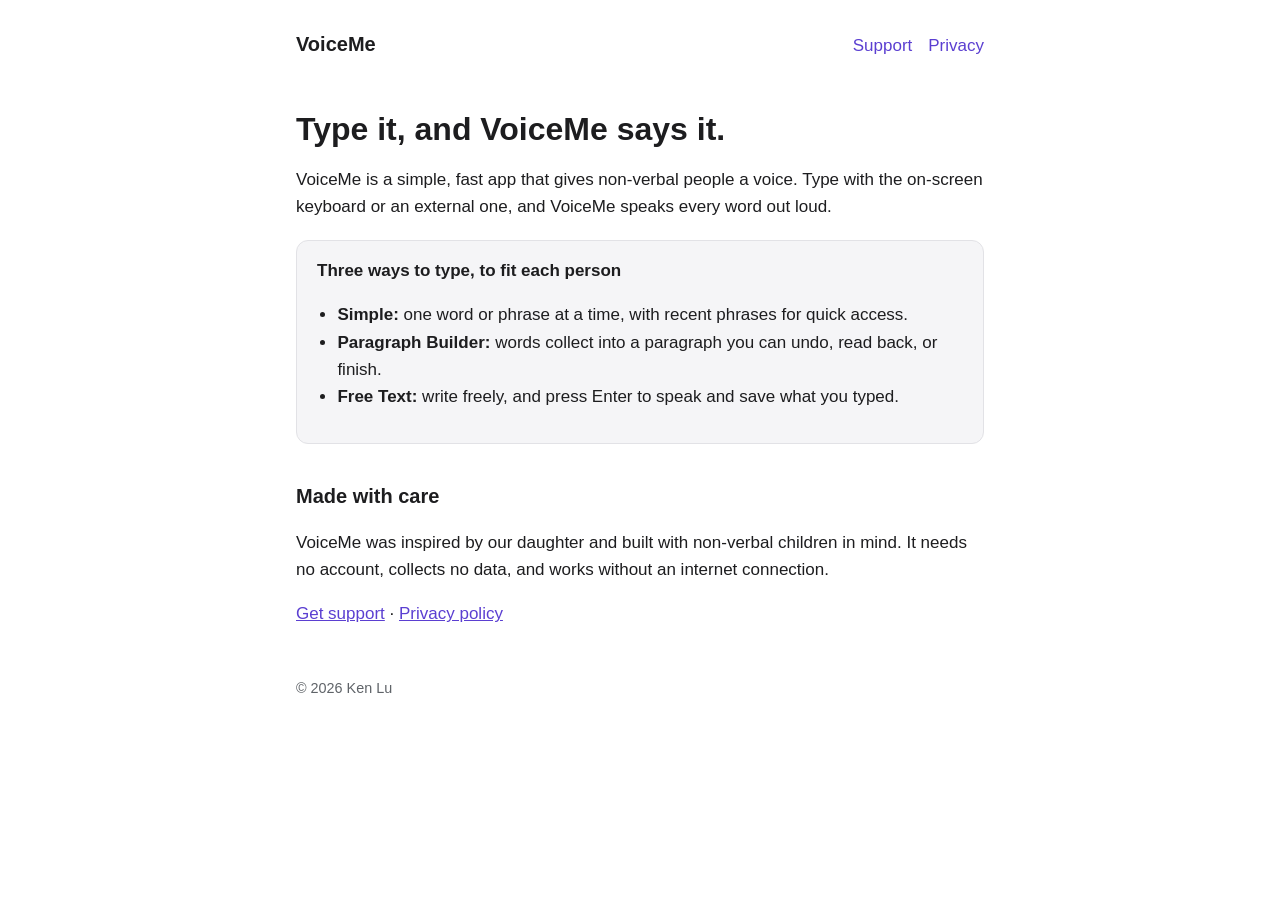
<file: index.html>
<!doctype html>
<html lang="en"><head><meta charset="utf-8"><meta name="viewport" content="width=device-width,initial-scale=1">
<title>VoiceMe</title><meta name="description" content="VoiceMe gives non-verbal people a voice. Type it, and VoiceMe says it."><link rel="stylesheet" href="style.css"></head><body>
<header><a class="brand" href="index.html">VoiceMe</a><nav><a href="support.html">Support</a><a href="privacy.html">Privacy</a></nav></header><main>
<h1>Type it, and VoiceMe says it.</h1>
<p>VoiceMe is a simple, fast app that gives non-verbal people a voice. Type with the on-screen keyboard or an external one, and VoiceMe speaks every word out loud.</p>
<div class="card"><strong>Three ways to type, to fit each person</strong>
<ul><li><strong>Simple:</strong> one word or phrase at a time, with recent phrases for quick access.</li>
<li><strong>Paragraph Builder:</strong> words collect into a paragraph you can undo, read back, or finish.</li>
<li><strong>Free Text:</strong> write freely, and press Enter to speak and save what you typed.</li></ul></div>
<h2>Made with care</h2>
<p>VoiceMe was inspired by our daughter and built with non-verbal children in mind. It needs no account, collects no data, and works without an internet connection.</p>
<p><a href="support.html">Get support</a> &middot; <a href="privacy.html">Privacy policy</a></p>
</main><footer>&copy; 2026 Ken Lu</footer></body></html>
</file>
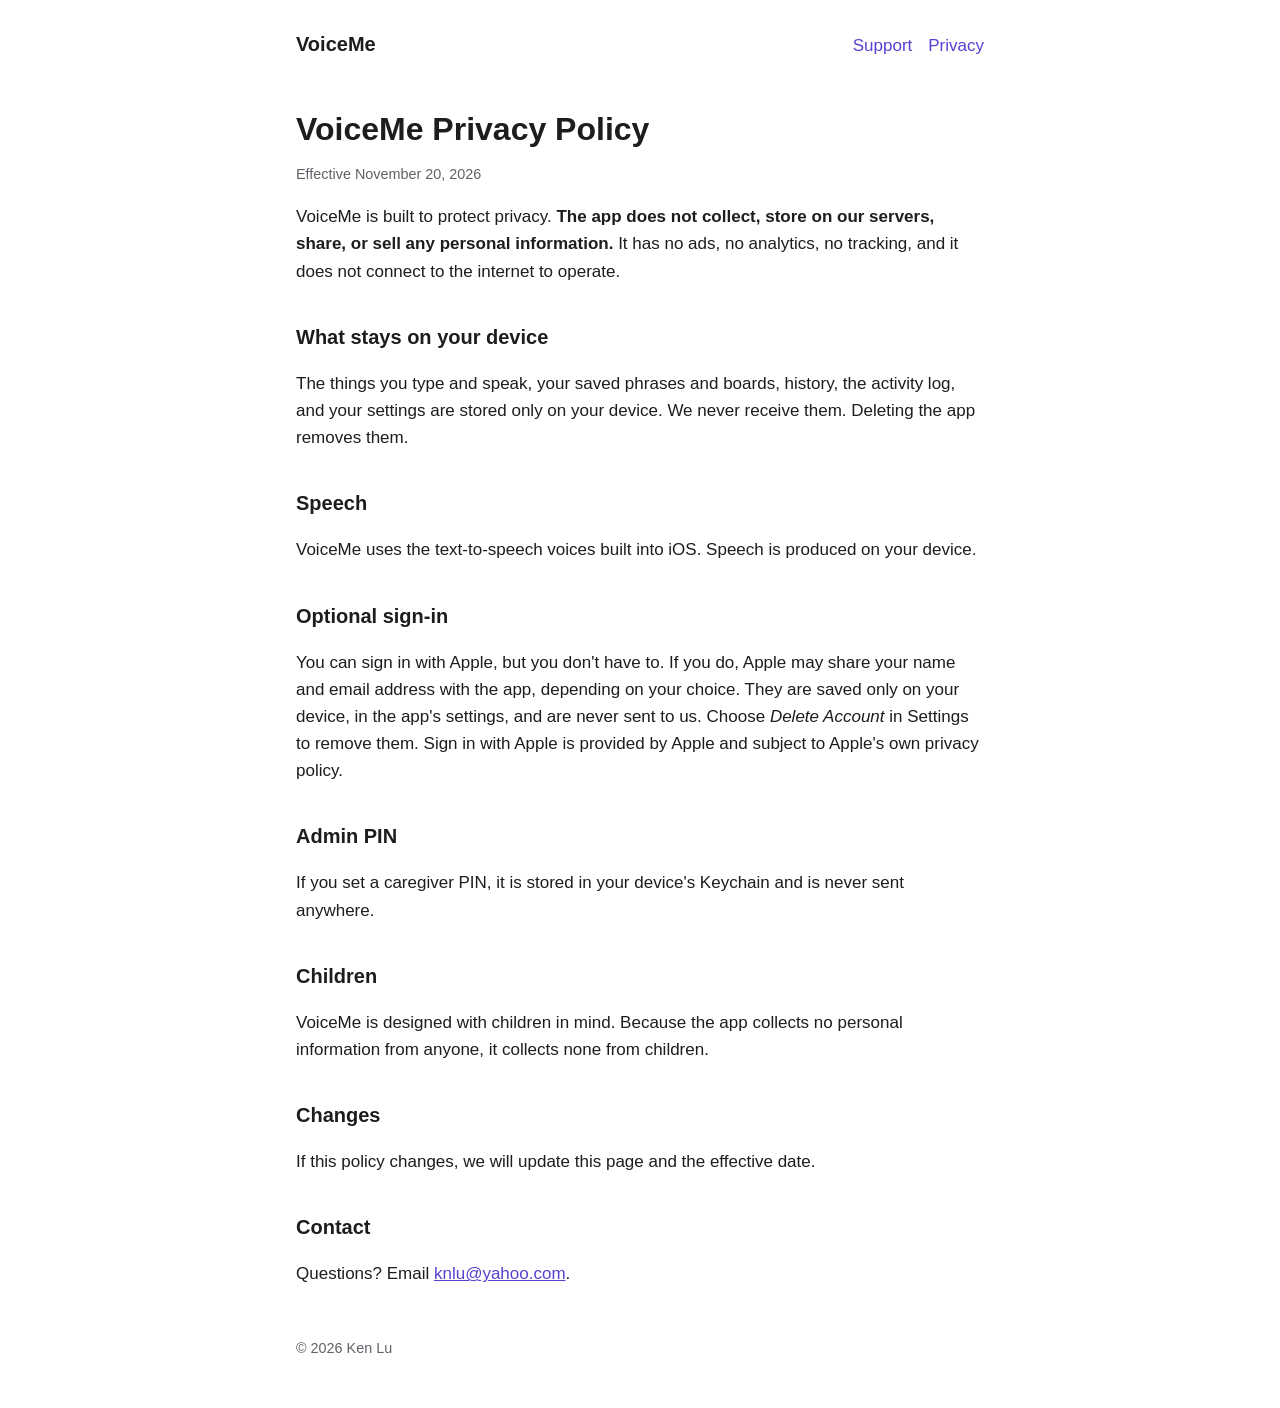
<file: privacy.html>
<!doctype html>
<html lang="en"><head><meta charset="utf-8"><meta name="viewport" content="width=device-width,initial-scale=1">
<title>VoiceMe Privacy Policy</title><meta name="description" content="Privacy policy for the VoiceMe app."><link rel="stylesheet" href="style.css"></head><body>
<header><a class="brand" href="index.html">VoiceMe</a><nav><a href="support.html">Support</a><a href="privacy.html">Privacy</a></nav></header><main>
<h1>VoiceMe Privacy Policy</h1>
<p class="muted">Effective November 20, 2026</p>
<p>VoiceMe is built to protect privacy. <strong>The app does not collect, store on our servers, share, or sell any personal information.</strong> It has no ads, no analytics, no tracking, and it does not connect to the internet to operate.</p>
<h2>What stays on your device</h2>
<p>The things you type and speak, your saved phrases and boards, history, the activity log, and your settings are stored only on your device. We never receive them. Deleting the app removes them.</p>
<h2>Speech</h2>
<p>VoiceMe uses the text-to-speech voices built into iOS. Speech is produced on your device.</p>
<h2>Optional sign-in</h2>
<p>You can sign in with Apple, but you don't have to. If you do, Apple may share your name and email address with the app, depending on your choice. They are saved only on your device, in the app's settings, and are never sent to us. Choose <em>Delete Account</em> in Settings to remove them. Sign in with Apple is provided by Apple and subject to Apple's own privacy policy.</p>
<h2>Admin PIN</h2>
<p>If you set a caregiver PIN, it is stored in your device's Keychain and is never sent anywhere.</p>
<h2>Children</h2>
<p>VoiceMe is designed with children in mind. Because the app collects no personal information from anyone, it collects none from children.</p>
<h2>Changes</h2>
<p>If this policy changes, we will update this page and the effective date.</p>
<h2>Contact</h2>
<p>Questions? Email <a href="mailto:knlu@yahoo.com">knlu@yahoo.com</a>.</p>
</main><footer>&copy; 2026 Ken Lu</footer></body></html>
</file>
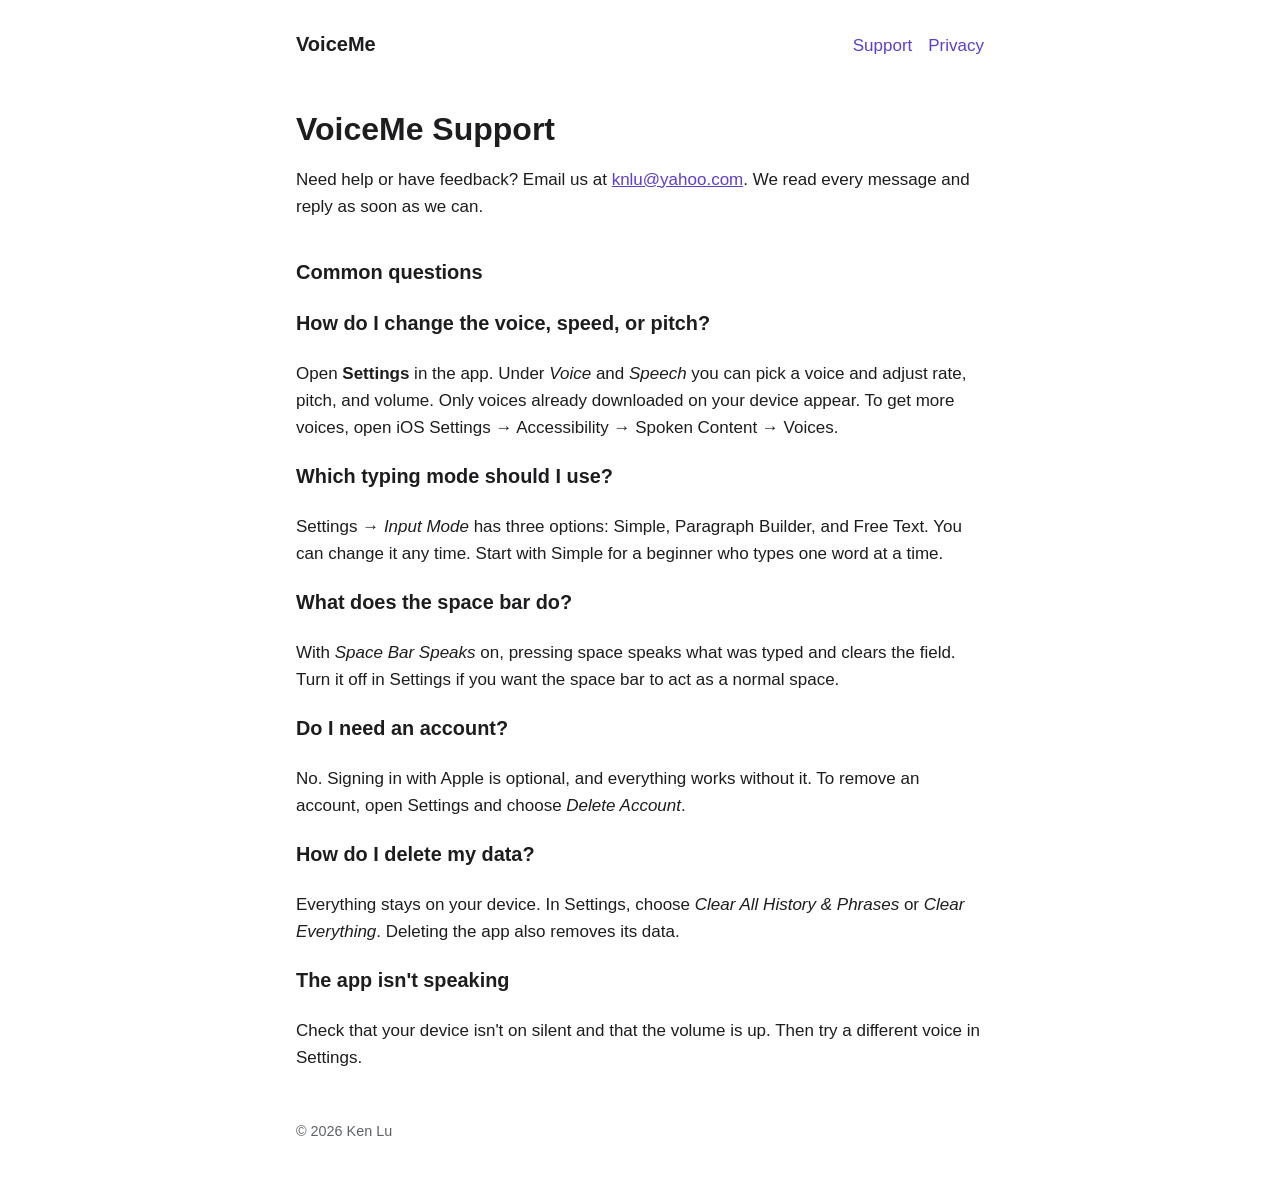
<file: support.html>
<!doctype html>
<html lang="en"><head><meta charset="utf-8"><meta name="viewport" content="width=device-width,initial-scale=1">
<title>VoiceMe Support</title><meta name="description" content="Help and contact information for the VoiceMe app."><link rel="stylesheet" href="style.css"></head><body>
<header><a class="brand" href="index.html">VoiceMe</a><nav><a href="support.html">Support</a><a href="privacy.html">Privacy</a></nav></header><main>
<h1>VoiceMe Support</h1>
<p>Need help or have feedback? Email us at <a href="mailto:knlu@yahoo.com">knlu@yahoo.com</a>. We read every message and reply as soon as we can.</p>
<h2>Common questions</h2>
<h3>How do I change the voice, speed, or pitch?</h3>
<p>Open <strong>Settings</strong> in the app. Under <em>Voice</em> and <em>Speech</em> you can pick a voice and adjust rate, pitch, and volume. Only voices already downloaded on your device appear. To get more voices, open iOS Settings &rarr; Accessibility &rarr; Spoken Content &rarr; Voices.</p>
<h3>Which typing mode should I use?</h3>
<p>Settings &rarr; <em>Input Mode</em> has three options: Simple, Paragraph Builder, and Free Text. You can change it any time. Start with Simple for a beginner who types one word at a time.</p>
<h3>What does the space bar do?</h3>
<p>With <em>Space Bar Speaks</em> on, pressing space speaks what was typed and clears the field. Turn it off in Settings if you want the space bar to act as a normal space.</p>
<h3>Do I need an account?</h3>
<p>No. Signing in with Apple is optional, and everything works without it. To remove an account, open Settings and choose <em>Delete Account</em>.</p>
<h3>How do I delete my data?</h3>
<p>Everything stays on your device. In Settings, choose <em>Clear All History &amp; Phrases</em> or <em>Clear Everything</em>. Deleting the app also removes its data.</p>
<h3>The app isn't speaking</h3>
<p>Check that your device isn't on silent and that the volume is up. Then try a different voice in Settings.</p>
</main><footer>&copy; 2026 Ken Lu</footer></body></html>
</file>
<file: style.css>
:root{--bg:#fff;--fg:#1d1d1f;--muted:#5f6368;--accent:#5b3fd1;--card:#f5f5f7;--line:#e2e2e6}
@media (prefers-color-scheme:dark){:root{--bg:#121214;--fg:#f2f2f4;--muted:#a0a3a8;--accent:#a99bff;--card:#1c1c20;--line:#2c2c32}}
*{box-sizing:border-box}
body{margin:0;background:var(--bg);color:var(--fg);font:17px/1.6 -apple-system,BlinkMacSystemFont,"Segoe UI",Roboto,sans-serif}
main,header,footer{max-width:720px;margin:0 auto;padding:0 16px}
header{padding-top:28px;padding-bottom:12px;display:flex;justify-content:space-between;align-items:baseline;flex-wrap:wrap;gap:8px}
header a.brand{font-weight:700;font-size:1.25rem;color:var(--fg);text-decoration:none}
nav a{margin-left:16px;color:var(--accent);text-decoration:none}
h1{font-size:2rem;line-height:1.2;margin:1.2em 0 .4em}
h2{font-size:1.25rem;margin:1.8em 0 .4em}
a{color:var(--accent)}
.card{background:var(--card);border:1px solid var(--line);border-radius:12px;padding:16px 20px;margin:20px 0}
.muted{color:var(--muted);font-size:.9rem}
ul{padding-left:1.2em}
footer{padding-top:32px;padding-bottom:48px;color:var(--muted);font-size:.9rem}
</file>
